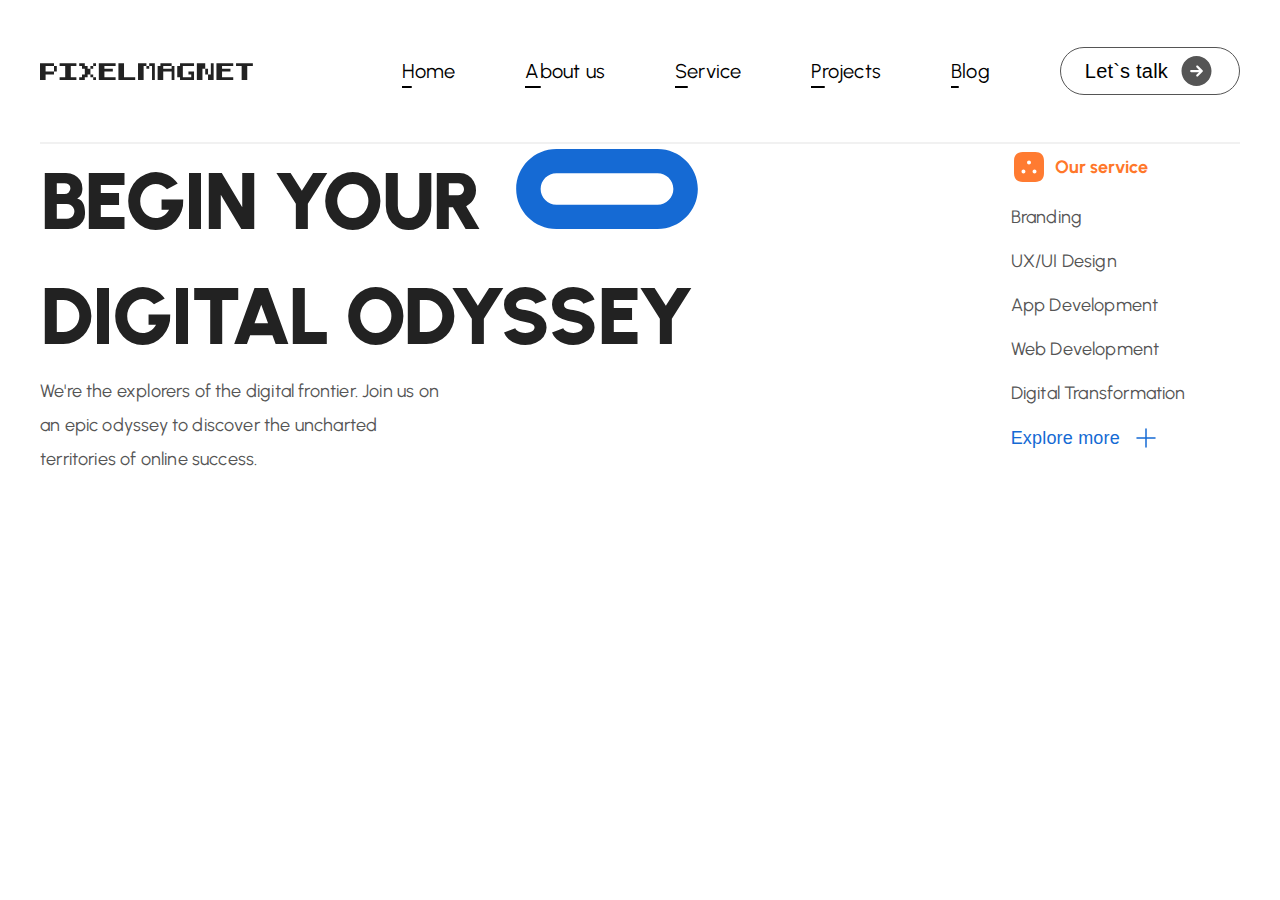
<file: homepage.html>
<!DOCTYPE html>
<html lang="en">
<head>
    <meta charset="UTF-8">
    <meta name="viewport"
          content="width=device-width, user-scalable=no, initial-scale=1.0,
          maximum-scale=1.0, minimum-scale=1.0">
    <title>Homepage</title>
    <link rel="stylesheet" href="css/homepage.css">
</head>
<body>
<header class="container">
    <svg class="logo" width="213" height="17" viewBox="0 0 213 17" fill="none" xmlns="http://www.w3.org/2000/svg">
        <path d="M14 8.60547V3H16.7959V8.60547H14ZM0 17V0.204102H14V3H5.59863V8.60547H14V11.4014H5.59863V17H0Z"
              fill="#222222"/>
        <path d="M19.6055 17V14.2041H25.2041V3H19.6055V0.204102H36.4014V3H30.8027V14.2041H36.4014V17H19.6055Z"
              fill="#222222"/>
        <path d="M53.2109 17V14.2041H56.0068V17H53.2109ZM50.4082 14.2041V11.4014H53.2109V14.2041H50.4082ZM50.4082 5.80273V3H53.2109V5.80273H50.4082ZM39.2109 17V14.2041H42.0068V11.4014H44.8096V5.80273H42.0068V3H39.2109V0.204102H44.8096V3H47.6055V5.80273H50.4082V11.4014H47.6055V14.2041H44.8096V17H39.2109ZM53.2109 3V0.204102H56.0068V3H53.2109Z"
              fill="#222222"/>
        <path d="M58.8164 17V0.204102H75.6123V3H64.415V5.80273H72.8164V8.60547H64.415V14.2041H75.6123V17H58.8164Z"
              fill="#222222"/>
        <path d="M78.4219 17V0.204102H84.0205V14.2041H95.2178V17H78.4219Z" fill="#222222"/>
        <path d="M106.422 5.80273V3H109.225V5.80273H106.422ZM98.0273 17V0.204102H106.422V3H103.626V17H98.0273ZM112.027 17V3H109.225V0.204102H114.823V17H112.027Z"
              fill="#222222"/>
        <path d="M117.633 17V3H120.429V0.204102H131.633V3H123.231V5.80273H131.633V3H134.429V17H131.633V8.60547H123.231V17H117.633Z"
              fill="#222222"/>
        <path d="M140.034 17V14.2041H137.238V3H140.034V0.204102H154.034V3H142.837V14.2041H151.238V11.4014H148.436V8.60547H154.034V17H140.034Z"
              fill="#222222"/>
        <path d="M165.238 11.4014V5.80273H168.041V11.4014H165.238ZM156.844 17V0.204102H165.238V5.80273H162.442V17H156.844ZM168.041 17V11.4014H170.844V0.204102H173.64V17H168.041Z"
              fill="#222222"/>
        <path d="M176.449 17V0.204102H193.245V3H182.048V5.80273H190.449V8.60547H182.048V14.2041H193.245V17H176.449Z"
              fill="#222222"/>
        <path d="M201.653 17V3H196.055V0.204102H212.851V3H207.252V17H201.653Z" fill="#222222"/>
    </svg>
    <div class="navBar">
        <nav>
            <a href="">Home</a>
            <a href="">About us</a>
            <a href="">Service</a>
            <a href="">Projects</a>
            <a href="">Blog</a>
        </nav>
        <button><span>Let`s talk</span>
            <svg width="37" height="36" viewBox="0 0 37 36" fill="none" xmlns="http://www.w3.org/2000/svg">
                <path d="M18.5 3C10.22 3 3.5 9.72 3.5 18C3.5 26.28 10.22 33 18.5 33C26.78 33 33.5 26.28 33.5 18C33.5 9.72 26.78 3 18.5 3ZM24.545 18.795L20.045 23.295C19.82 23.52 19.535 23.625 19.25 23.625C18.965 23.625 18.68 23.52 18.455 23.295C18.02 22.86 18.02 22.14 18.455 21.705L21.035 19.125H13.25C12.635 19.125 12.125 18.615 12.125 18C12.125 17.385 12.635 16.875 13.25 16.875H21.035L18.455 14.295C18.02 13.86 18.02 13.14 18.455 12.705C18.89 12.27 19.61 12.27 20.045 12.705L24.545 17.205C24.98 17.64 24.98 18.36 24.545 18.795Z"
                      fill="#555555"/>
            </svg>
        </button>
    </div>
</header>
<div id="mainScreen" class="container">
    <div class="mainText">
        <div class="mainText-left">
            <h1 class="bigText">Begin your <span>
                <svg width="218" height="80" viewBox="0 0 218 96" fill="none" xmlns="http://www.w3.org/2000/svg">
                <path fill-rule="evenodd" clip-rule="evenodd"
                      d="M0 48C0 21.4903 21.634 0 48.3209 0H169.679C196.366 0 218 21.4903 218 48C218 74.5097 196.366 96 169.679 96H48.3209C21.634 96 0 74.5097 0 48ZM48.3209 29.1653C37.8492 29.1653 29.3603 37.5979 29.3603 48C29.3603 58.4021 37.8492 66.8347 48.3209 66.8347H169.679C180.151 66.8347 188.64 58.4021 188.64 48C188.64 37.5979 180.151 29.1653 169.679 29.1653H48.3209Z"
                      fill="#156AD4"/>
                </svg>
            </span> Digital Odyssey
            </h1>
            <h3 class="smallText">We're the explorers of the digital frontier. Join us on an epic odyssey to discover
                the uncharted
                territories of online success.
            </h3>
        </div>
        <div class="mainText-nav smallText">
            <div class="head">
                <svg width="36" height="36" viewBox="0 0 36 36" fill="none" xmlns="http://www.w3.org/2000/svg">
                    <path opacity="0.97"
                          d="M24.285 3H11.715C6.255 3 3 6.255 3 11.715V24.27C3 29.745 6.255 33 11.715 33H24.27C29.73 33 32.985 29.745 32.985 24.285V11.715C33 6.255 29.745 3 24.285 3ZM12.465 24.465C11.385 24.465 10.5 23.58 10.5 22.5C10.5 21.42 11.385 20.535 12.465 20.535C13.545 20.535 14.43 21.42 14.43 22.5C14.43 23.58 13.545 24.465 12.465 24.465ZM18 15.465C16.92 15.465 16.035 14.58 16.035 13.5C16.035 12.42 16.92 11.535 18 11.535C19.08 11.535 19.965 12.42 19.965 13.5C19.965 14.58 19.08 15.465 18 15.465ZM23.535 24.465C22.455 24.465 21.57 23.58 21.57 22.5C21.57 21.42 22.455 20.535 23.535 20.535C24.615 20.535 25.5 21.42 25.5 22.5C25.5 23.58 24.615 24.465 23.535 24.465Z"
                          fill="#FF772A"/>
                </svg>
                <p>Our service</p>
            </div>
            <a href="">Branding</a>
            <a href="">UX/UI Design</a>
            <a href="">App Development</a>
            <a href="">Web Development</a>
            <a href="">Digital Transformation</a>
            <button><span class="smallText">Explore more</span>
                <svg width="36" height="36" viewBox="0 0 36 36" fill="none" xmlns="http://www.w3.org/2000/svg">
                    <path d="M9 18H27" stroke="#156AD4" stroke-width="1.5" stroke-linecap="round" stroke-linejoin="round"/>
                    <path d="M18 27V9" stroke="#156AD4" stroke-width="1.5" stroke-linecap="round" stroke-linejoin="round"/>
                </svg>
            </button>
        </div>
    </div>
    <div class="mainScreen-img"></div>
</div>
</body>
</html>
</file>
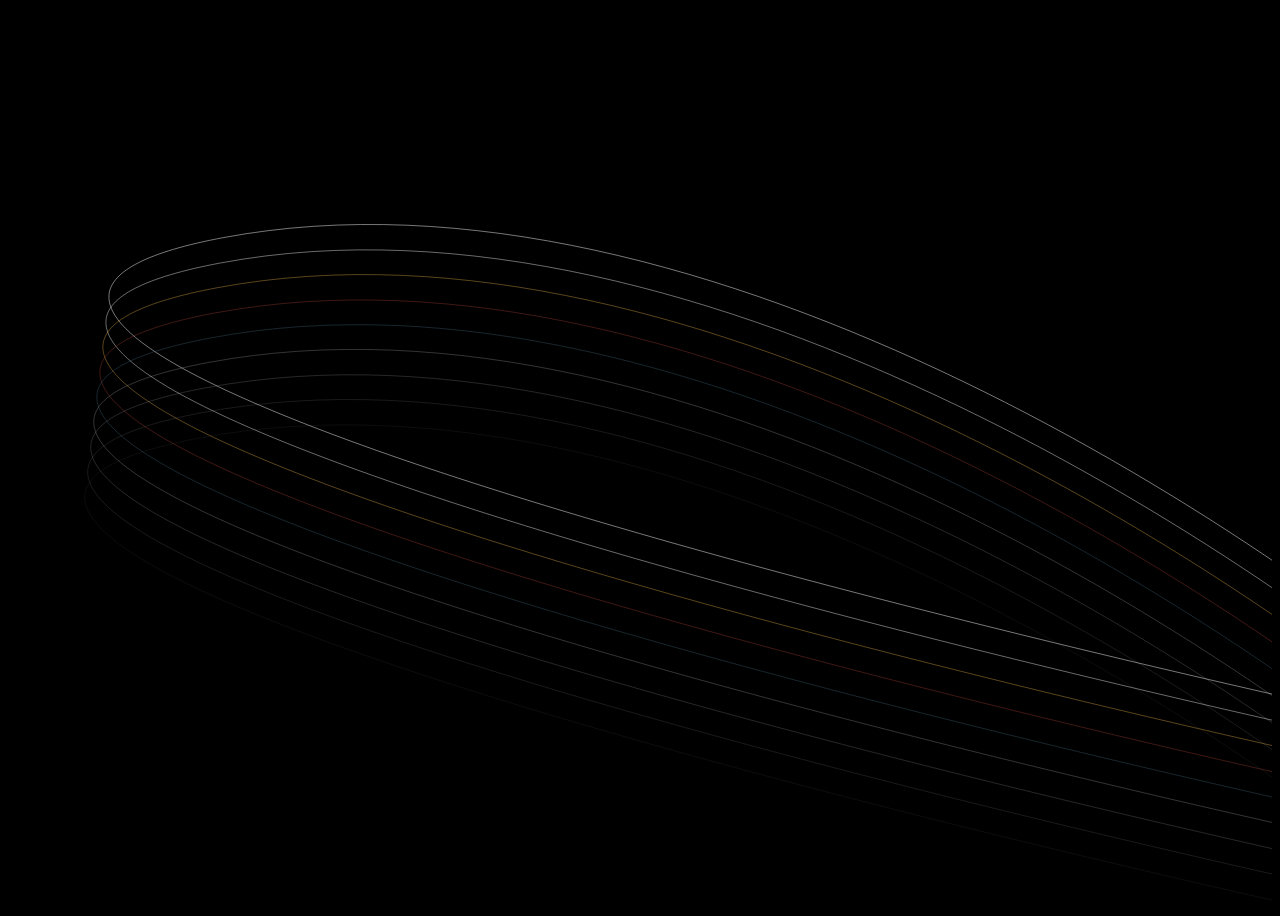
<file: test.html>
<!DOCTYPE html>
<html lang="en">
<head>
    <meta charset="UTF-8">
    <title>Test</title>
</head>
<body>
<style>
    body{
        background: black;
    }
    .wrapper{
        width: 100%;
        height: 100vh;
        overflow: hidden;
        position: relative;
    }
    #slinky{
        display: block;
        /*position: static !important;*/
        /*transform-style: flat !important;*/
        /*transform: none !important;*/
        height: 1000px;
    }
    #slinky .layer{
        position: absolute !important;
        top: 0 !important;
        left: 0 !important;
        width: 100vw !important;
        height: 100% !important;
    }
    #slinky svg{
        width: 110%;
        height: auto;
        position: absolute;
        top: 200px;
        left: 100px;
        transform: translate(0, 0);
    }
    #slinky .layer:nth-child(2) svg{
        transform: translate(-3px, 25px);
    }

    #slinky .layer:nth-child(3) svg{
        transform: translate(-6px, 50px);
    }

    #slinky .layer:nth-child(4) svg{
        transform: translate(-9px, 75px);
    }

    #slinky .layer:nth-child(5) svg{
        transform: translate(-12px, 100px);
    }

    #slinky .layer:nth-child(6) svg{
        transform: translate(-15px, 125px);
    }

    #slinky .layer:nth-child(7) svg{
        transform: translate(-18px, 150px);
    }

    #slinky .layer:nth-child(8) svg{
        transform: translate(-21px, 175px);
    }

    #slinky .layer:nth-child(9) svg{
        transform: translate(-24px, 200px);
    }
</style>
<div class="wrapper">
    <ul id="slinky">
        <li class="layer" data-depth="0.11">
            <svg width="2102" height="782" viewBox="0 0 2102 782" fill="none" xmlns="http://www.w3.org/2000/svg">
                <path opacity="0.7"
                      d="M2099.56 781.086C1755.28 471.667 887.845 -113.676 172.331 20.3074C-543.183 154.291 1159.02 583.32 2099.56 781.086Z"
                      stroke="white"/>
            </svg>
        </li>
        <li class="layer" data-depth="0.0808">
            <svg width="2102" height="783" viewBox="0 0 2102 783" fill="none" xmlns="http://www.w3.org/2000/svg">
                <path opacity="0.622222"
                      d="M2099.51 781.663C1755.23 472.244 887.798 -113.099 172.284 20.8844C-543.229 154.868 1158.97 583.897 2099.51 781.663Z"
                      stroke="white"/>
            </svg>
        </li>
        <li class="layer" data-depth="0.0606">
            <svg width="2102" height="783" viewBox="0 0 2102 783" fill="none" xmlns="http://www.w3.org/2000/svg">
                <path opacity="0.544444"
                      d="M2099.46 781.24C1755.18 471.821 887.751 -113.522 172.237 20.4615C-543.276 154.445 1158.92 583.474 2099.46 781.24Z"
                      stroke="#F9C04E"/>
            </svg>
        </li>
        <li class="layer" data-depth="0.0404">
            <svg width="2102" height="783" viewBox="0 0 2102 783" fill="none" xmlns="http://www.w3.org/2000/svg">
                <path opacity="0.466667"
                      d="M2099.41 781.817C1755.14 472.398 887.704 -112.945 172.191 21.0385C-543.323 155.022 1158.88 584.051 2099.41 781.817Z"
                      stroke="#CB4D40"/>
            </svg>
        </li>
        <li class="layer" data-depth="0.0202">
            <svg width="2102" height="783" viewBox="0 0 2102 783" fill="none" xmlns="http://www.w3.org/2000/svg">
                <path opacity="0.388889"
                      d="M2099.37 781.394C1755.09 471.975 887.657 -113.368 172.144 20.6156C-543.37 154.599 1158.83 583.628 2099.37 781.394Z"
                      stroke="#5E94AF"/>
            </svg>
        </li>
        <li class="layer" data-depth="0.011">
            <svg width="2102" height="782" viewBox="0 0 2102 782" fill="none" xmlns="http://www.w3.org/2000/svg">
                <path opacity="0.311111"
                      d="M2099.32 780.971C1755.04 471.552 887.61 -113.791 172.097 20.1926C-543.417 154.176 1158.78 583.205 2099.32 780.971Z"
                      stroke="white"/>
            </svg>
        </li>
        <li class="layer" data-depth="-0.0202">
            <svg width="2101" height="783" viewBox="0 0 2101 783" fill="none" xmlns="http://www.w3.org/2000/svg">
                <path opacity="0.233333"
                      d="M2099.27 781.548C1755 472.129 887.564 -113.214 172.05 20.7697C-543.464 154.753 1158.74 583.782 2099.27 781.548Z"
                      stroke="white"/>
            </svg>
        </li>
        <li class="layer" data-depth="-0.0404">
            <svg width="2101" height="782" viewBox="0 0 2101 782" fill="none" xmlns="http://www.w3.org/2000/svg">
                <path opacity="0.155556"
                      d="M2099.23 781.125C1754.95 471.706 887.517 -113.637 172.003 20.3468C-543.511 154.33 1158.69 583.359 2099.23 781.125Z"
                      stroke="white"/>
            </svg>
        </li>
        <li class="layer" data-depth="-0.0606">
            <svg width="2101" height="783" viewBox="0 0 2101 783" fill="none" xmlns="http://www.w3.org/2000/svg">
                <path opacity="0.0777778"
                      d="M2099.18 781.702C1754.9 472.283 887.47 -113.06 171.956 20.9238C-543.558 154.908 1158.64 583.936 2099.18 781.702Z"
                      stroke="white"/>
            </svg>
        </li>
    </ul>
</div>
<script src="./js/jquery.min.js"></script>
<script src="./js/jquery.parallax.js"></script>
<script>
    $('#slinky').parallax()
</script>
</body>
</html>
</file>
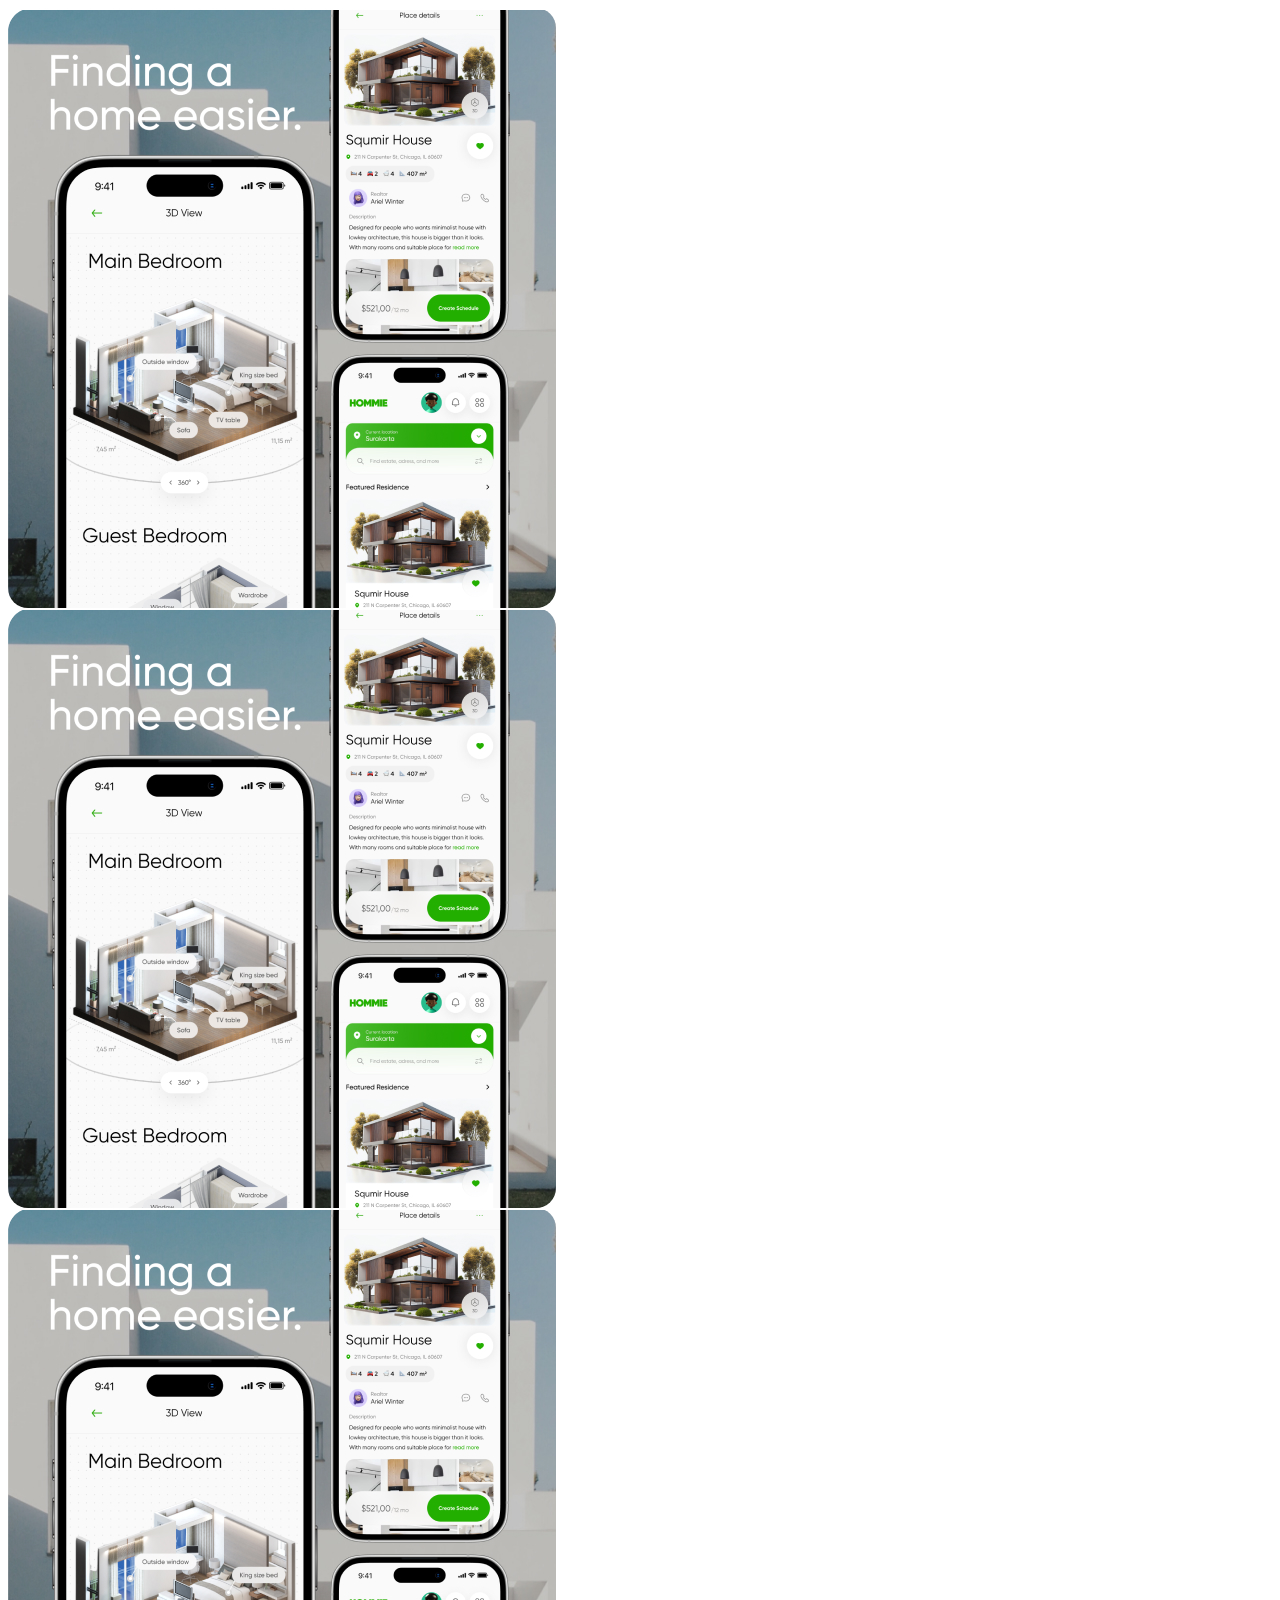
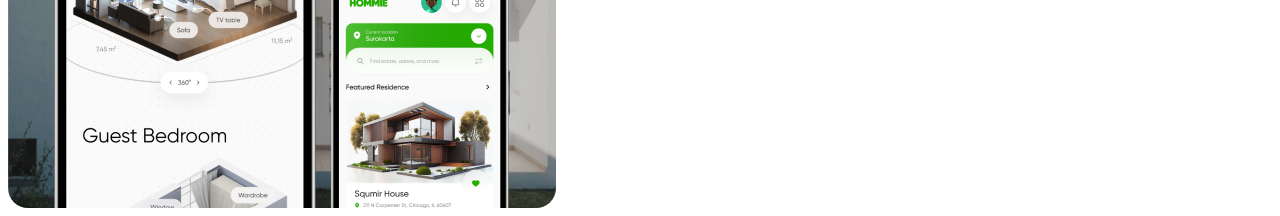
<file: test2.html>
<!DOCTYPE html>
<html lang="en">
<head>
    <meta charset="UTF-8">
    <title>test2</title>
</head>
<body>
<style>
    .swiper-slide .slide-img {
        width: 548px;
        height: 600px;
        border-radius: 20px;
        background: url("./img/slider1.jpg");
        position: relative;
        cursor: none;
    }

    .magnifier {
        width: 210px;
        height: 210px;
        background: #156AD4;
        border-radius: 50%;
        display: flex;
        justify-content: center;
        align-items: center;
        font-size: 20px;
        font-weight: 900;
        line-height: 30px;
        color: #FFFFFF;
        position: absolute;
        pointer-events: none;
        opacity: 0;
        transition: 0.3s ease;
    }
    .magnifier::selection{
        background: none;
        color: #FFFFFF;
    }
    .slide-img:hover .magnifier {
        opacity: 1;
    }
</style>
<div class="swiper-slide">
    <div class="slide-img">
        <div class="magnifier">VIEW</div>
    </div>
    <div class="slide-img">
        <div class="magnifier">VIEW</div>
    </div>
    <div class="slide-img">
        <div class="magnifier">VIEW</div>
    </div>
</div>
<script src="./js/jquery.min.js"></script>
<script>
    $('.slide-img').on('mousemove', function (e) {
        let maga = $(this).find('.magnifier');
        let offset = $(this).offset();

        maga.css({
            left: (e.pageX - offset.left - 105) + 'px',
            top: (e.pageY - offset.top - 105) + 'px',
        })
    })
</script>
</body>
</html>
</file>
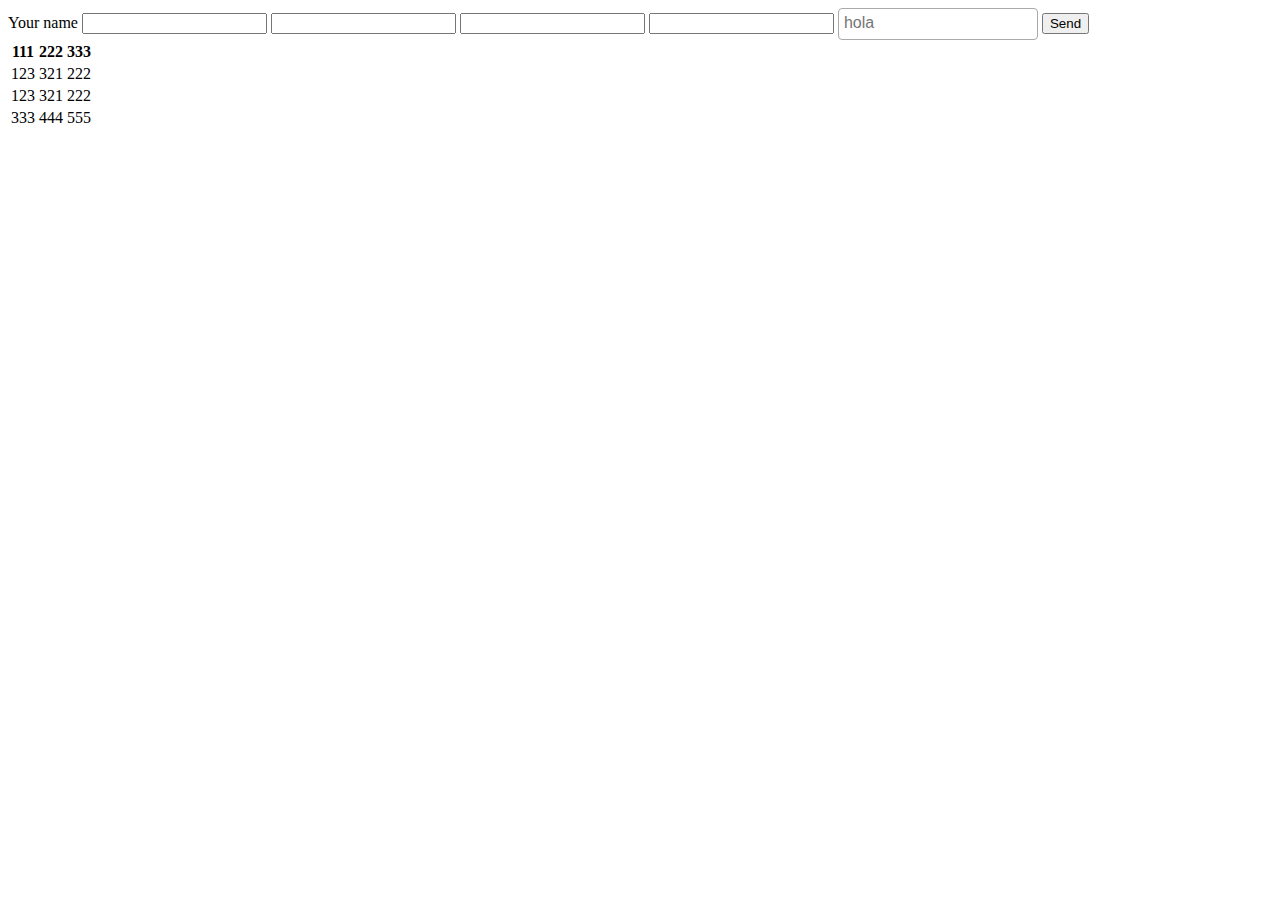
<file: test3.html>
<!DOCTYPE html>
<html lang="en">
<head>
    <meta charset="UTF-8">
    <title>Title</title>
    <link rel="stylesheet" href="css/select2.min.css">
    <link rel="stylesheet" href="https://cdn.datatables.net/1.11.5/css/jquery.dataTables.min.css">
</head>
<body>
<form id="form" action="">
    <label for="name">Your name</label>
    <input id="name" type="text" name="name">
    <label>
        <input type="email" name="email">
    </label>
    <label>
        <input id="password" type="password" name="password">
    </label>
    <label>
        <input type="password" name="passwordRepeat">
    </label>
    <select style="width: 200px" name="city" id="select" multiple>
        <option value="dp">Dnipro</option>
        <option value="dp">Dnipro1</option>
        <option value="dp">Dnipro2</option>
        <option value="dp">Dnipro3</option>
        <option value="dp">Dnipro4</option>
    </select>
    <button type="submit">Send</button>
</form>
<table id="table">
    <thead>
        <tr>
            <th>111</th>
            <th>222</th>
            <th>333</th>
        </tr>
    </thead>
    <tbody>
        <tr>
            <td>123</td>
            <td>321</td>
            <td>222</td>
        </tr>
        <tr>
            <td>123</td>
            <td>321</td>
            <td>222</td>
        </tr>
        <tr>
            <td>333</td>
            <td>444</td>
            <td>555</td>
        </tr>
    </tbody>
</table>
<script src="https://code.jquery.com/jquery-3.6.0.min.js"></script>
<script src="./js/jquery.validate.min.js"></script>
<script src="js/select2.full.min.js"></script>
<script src="https://cdn.datatables.net/1.11.5/js/jquery.dataTables.min.js"></script>
<script>
    $(document).ready(function () {
        $('#form').validate({
            rules: {
                name: {
                    required: true,
                },
                email: {
                    required: true,
                    email: true,
                },
                password: {
                    required: true,
                },
                passwordRepeat: {
                    equalTo: "#password",
                }
            },
            messages: {
                name: {
                    required: "Введіть ваше ім'я"
                }
            },
            submitHandler: function(form) {
                form.submit();
            }
        })
        $('#select').select2({
            placeholder: "hola",
            minimumResultsForSearch: Infinity,
            maximumSelectionLength: 2,
        })
        $('#table').DataTable({
            paging: true,
            ordering: true,
            searching: true,

        })
    })
</script>
</body>
</html>
</file>
<file: css/homepage.css>
@import url('https://fonts.googleapis.com/css2?family=Urbanist:ital,wght@0,100..900;1,100..900&display=swap');

* {
    margin: 0;
    padding: 0;
    outline: none;
}

a {
    text-decoration: none;
    color: black;
}

body {
    font-family: 'Urbanist', sans-serif;
}

.container {
    width: 1200px;
    margin: auto;
}

.bigText {
    font-size: 80px;
    font-weight: 900;
    line-height: 115.2px;
    letter-spacing: -0.03em;
    text-align: left;
}

.smallText {
    font-size: 18px;
    font-weight: 400;
    line-height: 34px;
    letter-spacing: 0.01em;
    text-align: left;
}

/*header*/

header {
    display: flex;
    justify-content: space-between;
    align-items: center;
    padding: 47px 0;
    font-size: 20px;
    font-weight: 400;
    line-height: 34px;
    letter-spacing: 0.01em;
    text-align: left;
    border-bottom: 2px solid #F1F1F1;
}

.navBar, nav {
    display: flex;
    gap: 70px;
    align-items: center;
}

.logo {
    height: 17px;
}

header button {
    display: flex;
    align-items: center;
    justify-content: center;
    gap: 10px;
    padding: 5px 24px;
    font-size: 20px;
    font-weight: 400;
    line-height: 34px;
    letter-spacing: 0.01em;
    text-align: left;
    border: 1px solid #555555;
    border-radius: 100px;
    background: none;
    cursor: pointer;
}

header a {
    display: block;
    position: relative;
    width: fit-content;
    overflow-x: hidden;
}

header a::after {
    content: "";
    position: absolute;
    bottom: 0;
    left: -80%;

    width: 100%;
    height: 2px;
    background: black;
    border-radius: 5px;

    transition: .3s;
}

header a:hover::after {
    left: 0;
}

/*mainScreen*/
.mainText {
    display: flex;
    gap: 200px;
}

.mainText-left {
    display: flex;
    flex-direction: column;
}

.mainText-left h1 {
    text-transform: uppercase;
    color: #222222;
}

.mainText-left h1 span {
    width: 210px;
    height: 80px;
}

.mainText-left h3 {
    color: #555555;
    width: 400px;
}

.head {
    display: flex;
    align-items: center;
}

.head p {
    font-weight: 700;
    letter-spacing: 0;
    color: #FF772A;
    padding: 6px 0 6px 8px;
}

.mainText-nav {
    display: flex;
    flex-direction: column;
    width: 400px;
    gap: 10px;
}

.mainText-nav a {
    color: #555555;
    width: fit-content;
}

.mainText-nav button{
    display: flex;
    align-items: center;
    gap: 8px;
    border: none;
    width: fit-content;
    background: none;
    cursor: pointer;
}
.mainText-nav button span{
    color: #156AD4;
}
</file>
